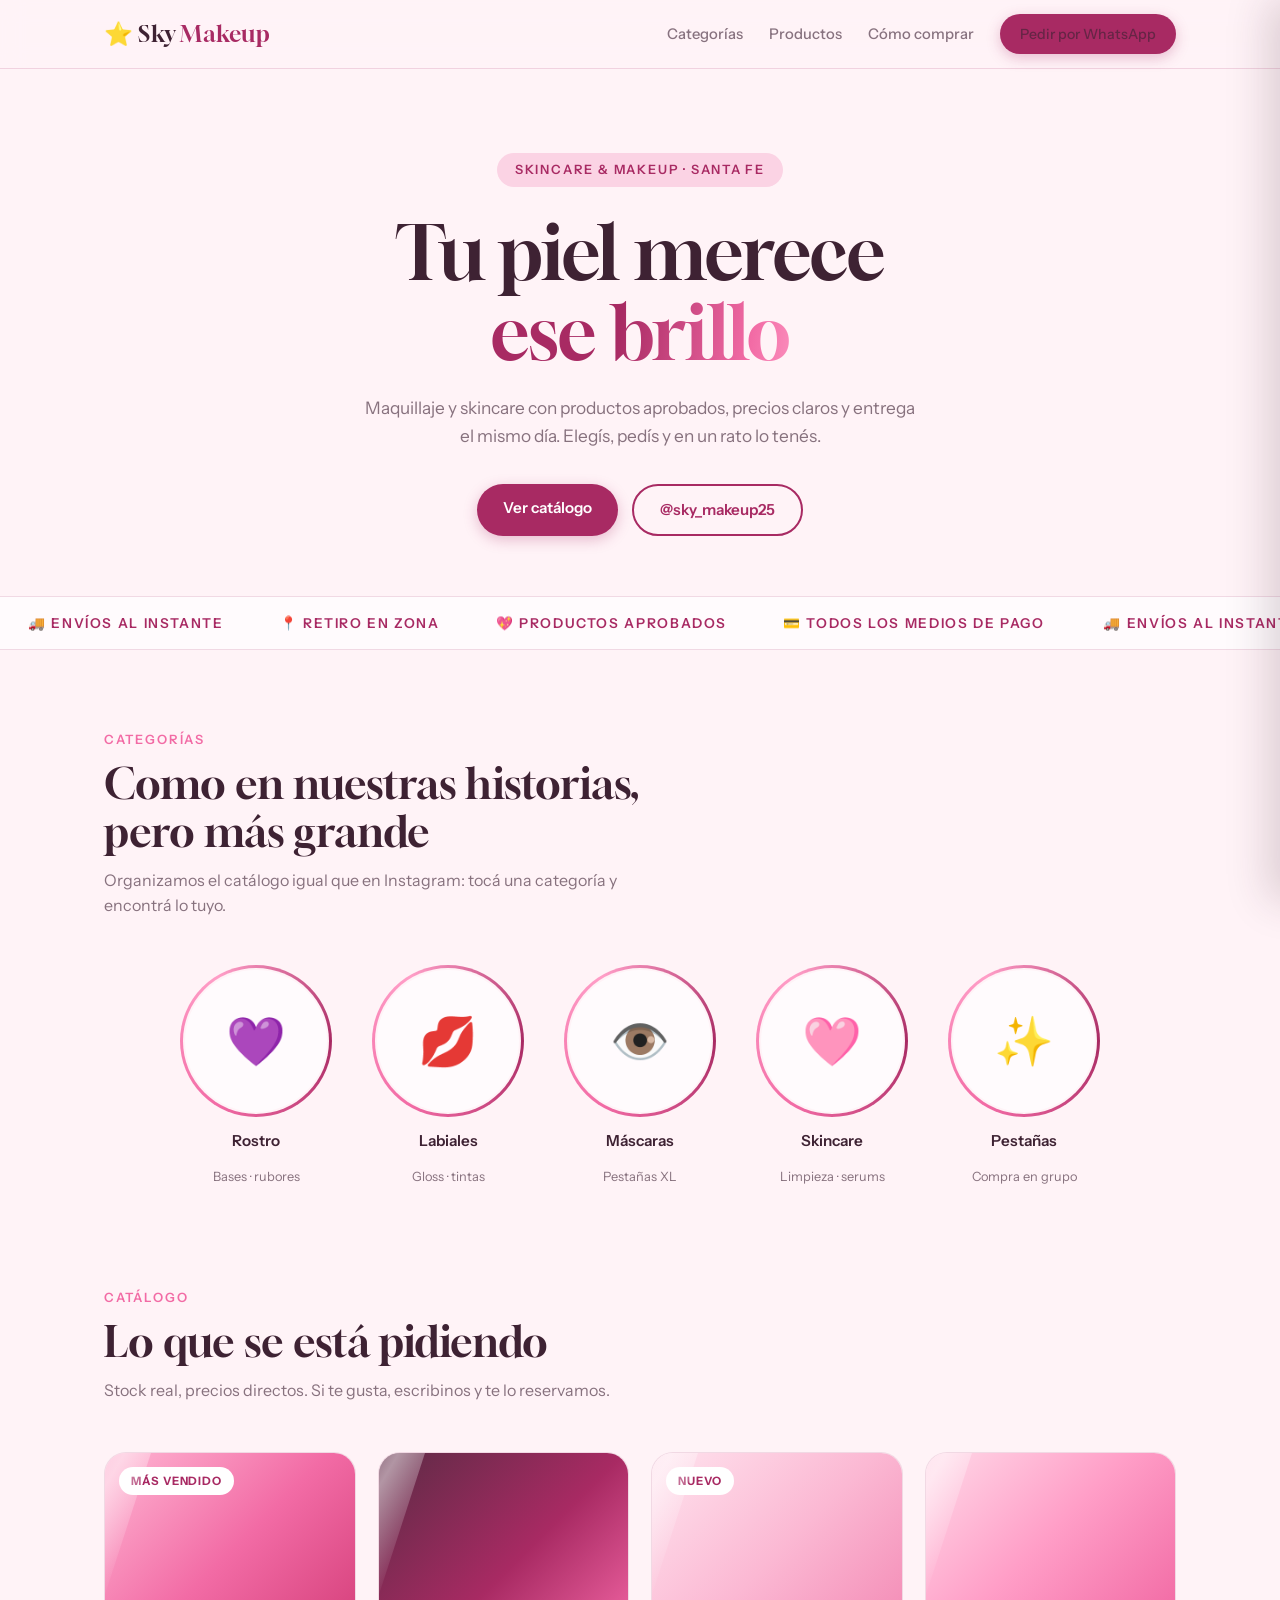
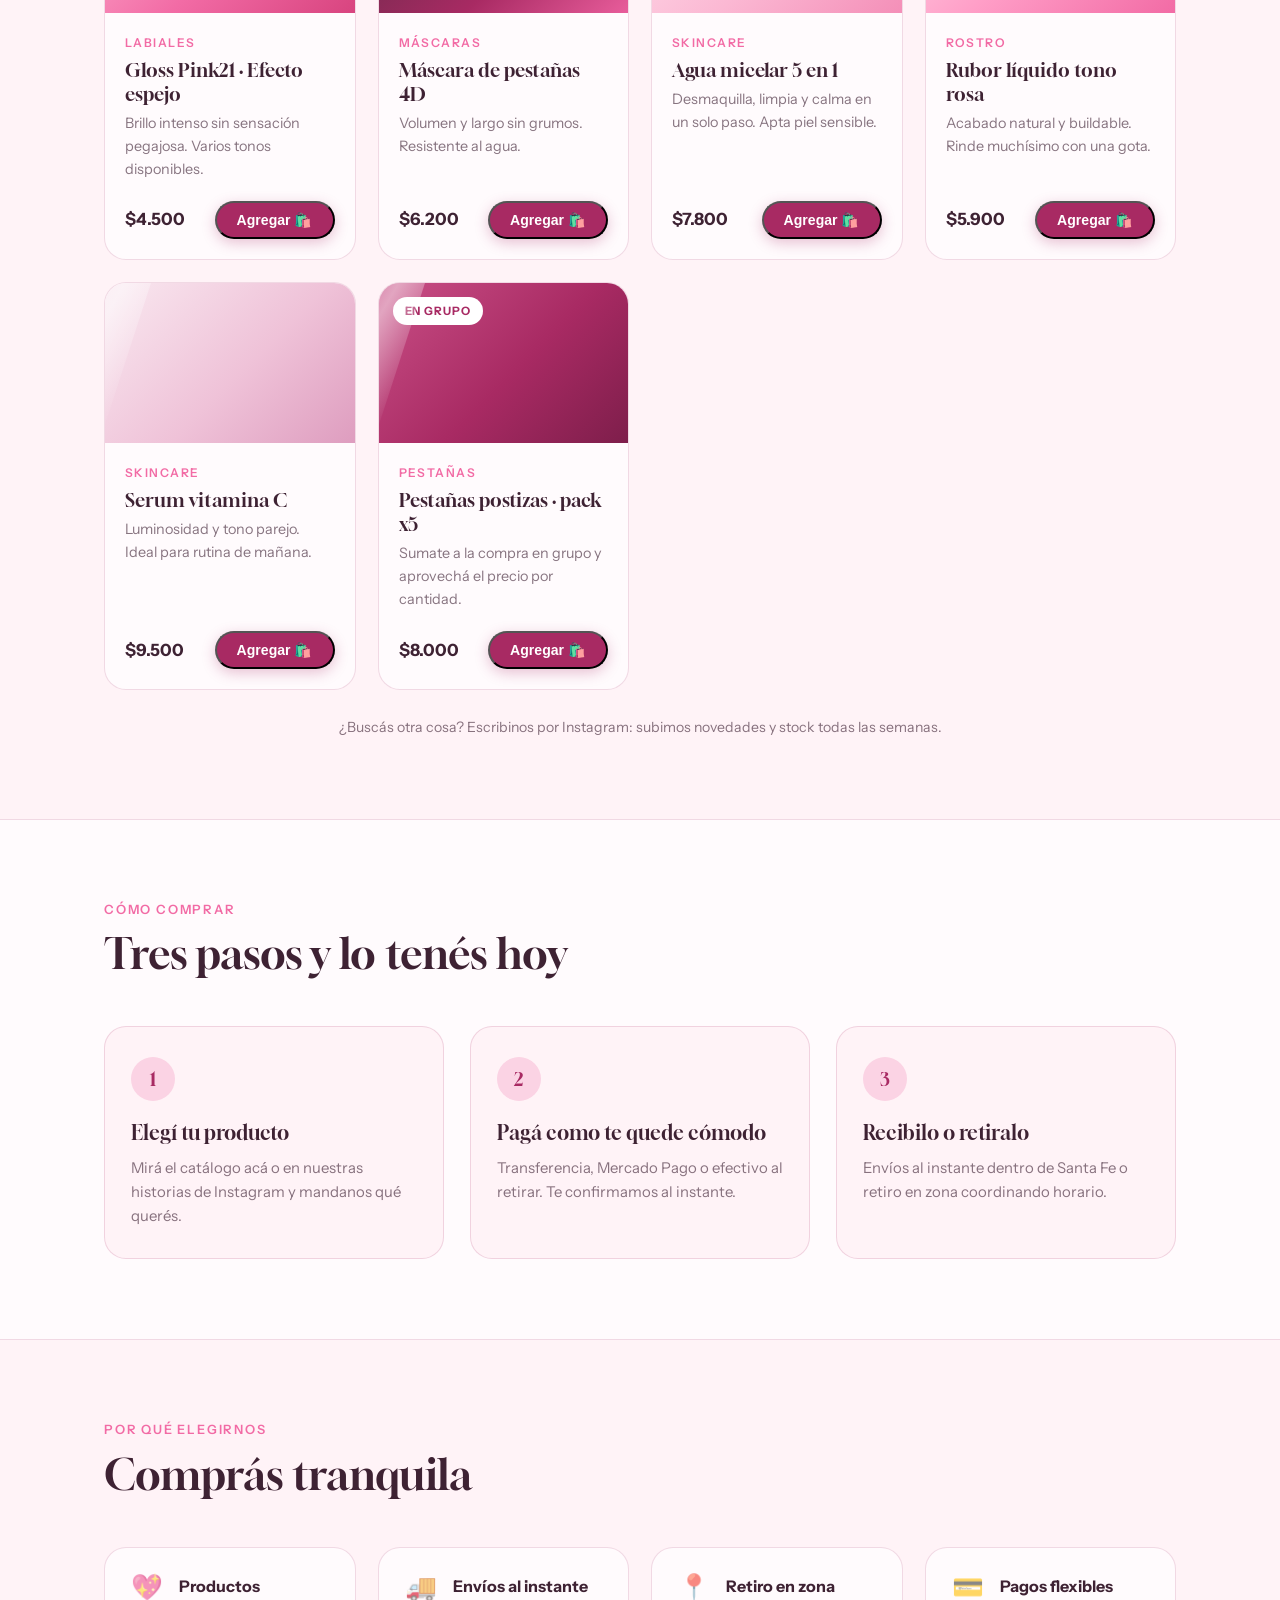
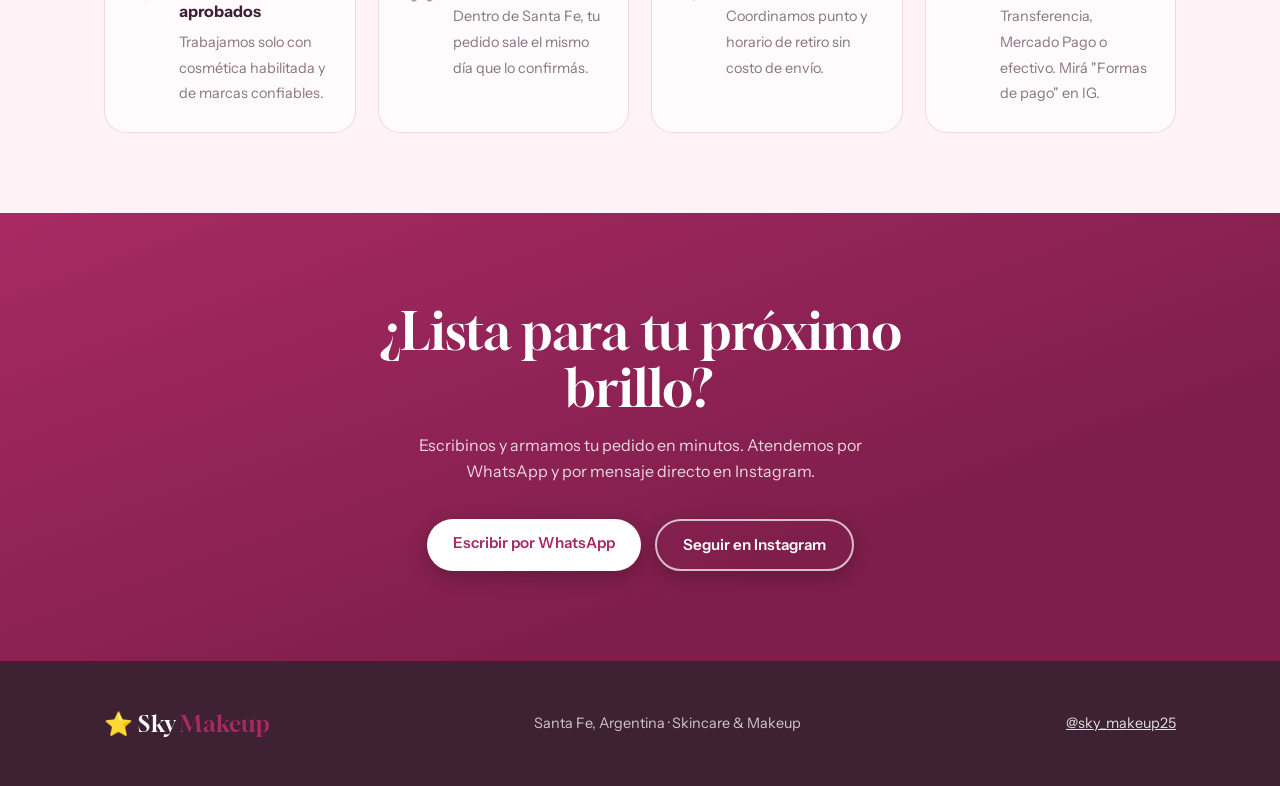
<file: sky-makeup.html>
<!DOCTYPE html>
<html lang="es">
<head>
<meta charset="UTF-8">
<meta name="viewport" content="width=device-width, initial-scale=1.0">
<title>Sky Makeup — Skincare & Makeup en Santa Fe</title>
<meta name="description" content="Sky Makeup: skincare y maquillaje en Santa Fe. Productos aprobados, envíos al instante y retiro en zona. Pedí por WhatsApp o Instagram.">
<link rel="preconnect" href="https://fonts.googleapis.com">
<link rel="preconnect" href="https://fonts.gstatic.com" crossorigin>
<link href="https://fonts.googleapis.com/css2?family=Gloock&family=Instrument+Sans:ital,wght@0,400;0,500;0,600;0,700;1,400&display=swap" rel="stylesheet">
<style>
  :root{
    --petalo:#FFF3F7;
    --crema:#FFFBFD;
    --chicle:#F26BA5;
    --chicle-suave:#FBD3E4;
    --frambuesa:#A82A63;
    --ciruela:#3E2233;
    --ciruela-60:rgba(62,34,51,.62);
    --borde:rgba(168,42,99,.16);
    --radius:22px;
    --font-display:'Gloock',serif;
    --font-body:'Instrument Sans',system-ui,sans-serif;
  }
  *{margin:0;padding:0;box-sizing:border-box}
  html{scroll-behavior:smooth}
  body{
    font-family:var(--font-body);
    background:var(--petalo);
    color:var(--ciruela);
    line-height:1.6;
    -webkit-font-smoothing:antialiased;
  }
  a{color:inherit}
  img{max-width:100%;display:block}
  .wrap{max-width:1120px;margin:0 auto;padding:0 24px}
  :focus-visible{outline:3px solid var(--frambuesa);outline-offset:3px;border-radius:6px}

  /* ---------- Header ---------- */
  header{
    position:sticky;top:0;z-index:50;
    background:rgba(255,243,247,.88);
    backdrop-filter:blur(12px);
    border-bottom:1px solid var(--borde);
  }
  .nav{display:flex;align-items:center;justify-content:space-between;height:68px}
  .logo{font-family:var(--font-display);font-size:1.45rem;text-decoration:none;letter-spacing:.01em}
  .logo em{font-style:normal;color:var(--frambuesa)}
  .nav-links{display:flex;gap:26px;list-style:none;align-items:center}
  .nav-links a{text-decoration:none;font-size:.92rem;font-weight:500;color:var(--ciruela-60);transition:color .15s}
  .nav-links a:hover{color:var(--frambuesa)}
  .btn{
    display:inline-block;text-decoration:none;font-weight:600;font-size:.95rem;
    background:var(--frambuesa);color:#fff;padding:12px 26px;border-radius:999px;
    transition:transform .15s,box-shadow .15s;
    box-shadow:0 4px 14px rgba(168,42,99,.28);
  }
  .btn:hover{transform:translateY(-2px);box-shadow:0 8px 20px rgba(168,42,99,.34)}
  .btn.small{padding:9px 20px;font-size:.88rem}
  .btn.ghost{background:transparent;color:var(--frambuesa);border:2px solid var(--frambuesa);box-shadow:none}
  .btn.ghost:hover{background:var(--frambuesa);color:#fff}
  @media(max-width:720px){.nav-links li:not(:last-child){display:none}}

  /* ---------- Hero ---------- */
  .hero{padding:84px 0 60px;text-align:center;position:relative;overflow:hidden}
  .hero .eyebrow{
    display:inline-block;font-size:.8rem;font-weight:600;letter-spacing:.14em;text-transform:uppercase;
    color:var(--frambuesa);background:var(--chicle-suave);padding:7px 18px;border-radius:999px;margin-bottom:26px;
  }
  .hero h1{
    font-family:var(--font-display);font-weight:400;
    font-size:clamp(2.6rem,6.4vw,4.6rem);line-height:1.08;letter-spacing:-.01em;
    max-width:16ch;margin:0 auto 22px;
  }
  .hero h1 .shine{
    position:relative;display:inline-block;color:var(--frambuesa);
    background:linear-gradient(100deg,var(--frambuesa) 20%,var(--chicle) 40%,#FF9EC7 50%,var(--chicle) 60%,var(--frambuesa) 80%);
    background-size:220% 100%;
    -webkit-background-clip:text;background-clip:text;-webkit-text-fill-color:transparent;
    animation:shine 5.5s ease-in-out infinite;
  }
  @keyframes shine{0%,100%{background-position:110% 0}50%{background-position:-10% 0}}
  .hero p{max-width:46ch;margin:0 auto 34px;color:var(--ciruela-60);font-size:1.08rem}
  .hero-ctas{display:flex;gap:14px;justify-content:center;flex-wrap:wrap}

  /* ---------- Marquee ---------- */
  .marquee{
    border-top:1px solid var(--borde);border-bottom:1px solid var(--borde);
    background:var(--crema);overflow:hidden;padding:13px 0;white-space:nowrap;
  }
  .marquee-inner{display:inline-block;animation:scroll 26s linear infinite}
  .marquee span{
    font-size:.85rem;font-weight:600;letter-spacing:.12em;text-transform:uppercase;
    color:var(--frambuesa);padding:0 28px;
  }
  @keyframes scroll{from{transform:translateX(0)}to{transform:translateX(-50%)}}

  /* ---------- Highlights (firma) ---------- */
  .section{padding:80px 0}
  .section-head{max-width:560px;margin-bottom:48px}
  .section-head .tag{font-size:.8rem;font-weight:600;letter-spacing:.14em;text-transform:uppercase;color:var(--chicle);display:block;margin-bottom:10px}
  .section-head h2{font-family:var(--font-display);font-weight:400;font-size:clamp(1.8rem,3.6vw,2.6rem);line-height:1.15}
  .section-head p{margin-top:12px;color:var(--ciruela-60)}

  .highlights{
    display:flex;gap:clamp(18px,3.5vw,44px);justify-content:center;flex-wrap:wrap;
  }
  .hl{display:flex;flex-direction:column;align-items:center;gap:14px;text-decoration:none;transition:transform .18s}
  .hl:hover{transform:translateY(-6px)}
  .hl-circle{
    width:clamp(96px,13vw,148px);height:clamp(96px,13vw,148px);border-radius:50%;
    display:grid;place-items:center;font-size:clamp(2rem,4vw,3rem);
    background:var(--crema);
    border:3px solid transparent;
    background-clip:padding-box;
    position:relative;
  }
  .hl-circle::before{
    content:"";position:absolute;inset:-5px;border-radius:50%;z-index:-1;
    background:conic-gradient(from 210deg,var(--chicle),#FF9EC7,var(--frambuesa),var(--chicle));
  }
  .hl-circle::after{
    content:"";position:absolute;inset:-2px;border-radius:50%;z-index:-1;background:var(--petalo);
  }
  .hl b{font-size:.95rem;font-weight:600}
  .hl small{font-size:.8rem;color:var(--ciruela-60)}

  /* ---------- Productos ---------- */
  .grid{display:grid;grid-template-columns:repeat(auto-fill,minmax(240px,1fr));gap:22px}
  .card{
    background:var(--crema);border:1px solid var(--borde);border-radius:var(--radius);
    overflow:hidden;display:flex;flex-direction:column;transition:transform .18s,box-shadow .18s;
  }
  .card:hover{transform:translateY(-5px);box-shadow:0 16px 34px rgba(168,42,99,.14)}
  .swatch{height:160px;position:relative;overflow:hidden}
  .swatch::after{
    content:"";position:absolute;left:-30%;top:0;width:38%;height:100%;
    background:linear-gradient(105deg,transparent,rgba(255,255,255,.5),transparent);
    transform:skewX(-18deg);
  }
  .card:hover .swatch::after{animation:sweep .9s ease}
  @keyframes sweep{to{left:120%}}
  .sw-1{background:linear-gradient(135deg,#FFB6D3,#F26BA5 55%,#D8447F)}
  .sw-2{background:linear-gradient(135deg,#5C2B45,#A82A63 60%,#E85D9B)}
  .sw-3{background:linear-gradient(135deg,#FFE3EE,#FBB8D3 55%,#F48FB8)}
  .sw-4{background:linear-gradient(135deg,#FFD9E8,#FF9EC7 50%,#F26BA5)}
  .sw-5{background:linear-gradient(135deg,#F9E8F0,#EFC2D8 55%,#DE9DBF)}
  .sw-6{background:linear-gradient(135deg,#C94F86,#A82A63 55%,#7E1E4B)}
  .swatch .badge{
    position:absolute;top:14px;left:14px;background:#fff;color:var(--frambuesa);
    font-size:.72rem;font-weight:700;letter-spacing:.08em;text-transform:uppercase;
    padding:5px 12px;border-radius:999px;
  }
  .card-body{padding:20px;display:flex;flex-direction:column;gap:6px;flex:1}
  .card-body .cat{font-size:.75rem;font-weight:600;letter-spacing:.12em;text-transform:uppercase;color:var(--chicle)}
  .card-body h3{font-family:var(--font-display);font-weight:400;font-size:1.2rem;line-height:1.25}
  .card-body p{font-size:.9rem;color:var(--ciruela-60);flex:1}
  .card-foot{display:flex;align-items:center;justify-content:space-between;margin-top:14px}
  .price{font-weight:700;font-size:1.06rem}
  .note-productos{margin-top:26px;font-size:.88rem;color:var(--ciruela-60);text-align:center}

  /* ---------- Cómo comprar ---------- */
  .steps-bg{background:var(--crema);border-top:1px solid var(--borde);border-bottom:1px solid var(--borde)}
  .steps{display:grid;grid-template-columns:repeat(auto-fit,minmax(240px,1fr));gap:26px}
  .step{
    background:var(--petalo);border:1px solid var(--borde);border-radius:var(--radius);
    padding:30px 26px;
  }
  .step .n{
    width:44px;height:44px;border-radius:50%;display:grid;place-items:center;
    background:var(--chicle-suave);color:var(--frambuesa);
    font-family:var(--font-display);font-size:1.2rem;margin-bottom:16px;
  }
  .step h3{font-family:var(--font-display);font-weight:400;font-size:1.25rem;margin-bottom:8px}
  .step p{font-size:.93rem;color:var(--ciruela-60)}

  /* ---------- Confianza / pagos ---------- */
  .trust{display:grid;grid-template-columns:repeat(auto-fit,minmax(230px,1fr));gap:22px}
  .trust-item{
    background:var(--crema);border:1px solid var(--borde);border-radius:var(--radius);
    padding:26px;display:flex;gap:16px;align-items:flex-start;
  }
  .trust-item .ico{font-size:1.6rem;line-height:1}
  .trust-item b{display:block;margin-bottom:4px}
  .trust-item span{font-size:.9rem;color:var(--ciruela-60)}

  /* ---------- CTA final ---------- */
  .final{
    text-align:center;padding:90px 24px;
    background:linear-gradient(160deg,var(--frambuesa),#7E1E4B 70%);
    color:#fff;
  }
  .final h2{font-family:var(--font-display);font-weight:400;font-size:clamp(2rem,4.4vw,3.2rem);max-width:18ch;margin:0 auto 16px;line-height:1.12}
  .final p{color:rgba(255,255,255,.82);max-width:44ch;margin:0 auto 34px}
  .final .btn{background:#fff;color:var(--frambuesa);box-shadow:0 6px 20px rgba(0,0,0,.22)}
  .final .btn.ghost{background:transparent;color:#fff;border-color:rgba(255,255,255,.7)}
  .final .btn.ghost:hover{background:#fff;color:var(--frambuesa)}

  /* ---------- Footer ---------- */
  footer{padding:44px 0;background:var(--ciruela);color:rgba(255,255,255,.75)}
  .foot{display:flex;justify-content:space-between;align-items:center;gap:20px;flex-wrap:wrap;font-size:.9rem}
  .foot .logo{color:#fff}
  .foot a{color:rgba(255,255,255,.85)}

  /* ---------- Carrito ---------- */
  .cart-fab{
    position:fixed;right:22px;bottom:22px;z-index:80;
    width:62px;height:62px;border-radius:50%;border:none;cursor:pointer;
    background:var(--frambuesa);color:#fff;font-size:1.5rem;
    box-shadow:0 8px 24px rgba(168,42,99,.4);
    display:grid;place-items:center;transition:transform .15s;
  }
  .cart-fab:hover{transform:scale(1.06)}
  .cart-fab .count{
    position:absolute;top:-4px;right:-4px;min-width:24px;height:24px;padding:0 6px;
    border-radius:999px;background:var(--chicle);color:#fff;
    font-family:var(--font-body);font-size:.8rem;font-weight:700;
    display:grid;place-items:center;border:2px solid var(--petalo);
  }
  .cart-fab.hidden{display:none}
  .cart-fab.pop{animation:pop .3s ease}
  @keyframes pop{50%{transform:scale(1.18)}}

  .cart-overlay{
    position:fixed;inset:0;background:rgba(62,34,51,.45);z-index:90;
    opacity:0;pointer-events:none;transition:opacity .2s;
  }
  .cart-overlay.open{opacity:1;pointer-events:auto}
  .cart-drawer{
    position:fixed;top:0;right:0;bottom:0;z-index:95;
    width:min(420px,100%);background:var(--crema);
    display:flex;flex-direction:column;
    transform:translateX(100%);transition:transform .25s ease;
    box-shadow:-12px 0 40px rgba(62,34,51,.18);
  }
  .cart-drawer.open{transform:translateX(0)}
  .cart-head{
    display:flex;align-items:center;justify-content:space-between;
    padding:22px 24px;border-bottom:1px solid var(--borde);
  }
  .cart-head h3{font-family:var(--font-display);font-weight:400;font-size:1.4rem}
  .cart-close{background:none;border:none;font-size:1.5rem;cursor:pointer;color:var(--ciruela-60);line-height:1;padding:6px}
  .cart-items{flex:1;overflow-y:auto;padding:18px 24px;display:flex;flex-direction:column;gap:16px}
  .cart-empty{text-align:center;color:var(--ciruela-60);padding:50px 20px;font-size:.95rem}
  .ci{
    display:flex;justify-content:space-between;align-items:center;gap:12px;
    background:var(--petalo);border:1px solid var(--borde);border-radius:16px;padding:14px 16px;
  }
  .ci b{font-size:.95rem;display:block}
  .ci .ci-price{font-size:.85rem;color:var(--ciruela-60)}
  .qty{display:flex;align-items:center;gap:10px}
  .qty button{
    width:30px;height:30px;border-radius:50%;border:1.5px solid var(--frambuesa);
    background:transparent;color:var(--frambuesa);font-size:1rem;font-weight:700;
    cursor:pointer;line-height:1;transition:background .12s,color .12s;
  }
  .qty button:hover{background:var(--frambuesa);color:#fff}
  .qty span{min-width:20px;text-align:center;font-weight:600}
  .cart-foot{padding:20px 24px 26px;border-top:1px solid var(--borde)}
  .cart-total{display:flex;justify-content:space-between;font-size:1.1rem;margin-bottom:16px}
  .cart-total b{font-size:1.25rem}
  .cart-foot .btn{width:100%;text-align:center}
  .cart-note{font-size:.8rem;color:var(--ciruela-60);text-align:center;margin-top:12px}

  @media (prefers-reduced-motion:reduce){
    *{animation:none!important;transition:none!important}
    html{scroll-behavior:auto}
  }
</style>
</head>
<body>

<header>
  <div class="wrap nav">
    <a class="logo" href="#">⭐ Sky <em>Makeup</em></a>
    <ul class="nav-links">
      <li><a href="#categorias">Categorías</a></li>
      <li><a href="#productos">Productos</a></li>
      <li><a href="#como-comprar">Cómo comprar</a></li>
      <li><a class="btn small" href="https://wa.me/5493425931018" target="_blank" rel="noopener">Pedir por WhatsApp</a></li>
    </ul>
  </div>
</header>

<main>
  <section class="hero">
    <div class="wrap">
      <span class="eyebrow">Skincare &amp; Makeup · Santa Fe</span>
      <h1>Tu piel merece <span class="shine">ese brillo</span></h1>
      <p>Maquillaje y skincare con productos aprobados, precios claros y entrega el mismo día. Elegís, pedís y en un rato lo tenés.</p>
      <div class="hero-ctas">
        <a class="btn" href="#productos">Ver catálogo</a>
        <a class="btn ghost" href="https://www.instagram.com/sky_makeup25/" target="_blank" rel="noopener">@sky_makeup25</a>
      </div>
    </div>
  </section>

  <div class="marquee" aria-hidden="true">
    <div class="marquee-inner">
      <span>🚚 Envíos al instante</span><span>📍 Retiro en zona</span><span>💖 Productos aprobados</span><span>💳 Todos los medios de pago</span>
      <span>🚚 Envíos al instante</span><span>📍 Retiro en zona</span><span>💖 Productos aprobados</span><span>💳 Todos los medios de pago</span>
    </div>
  </div>

  <section class="section" id="categorias">
    <div class="wrap">
      <div class="section-head">
        <span class="tag">Categorías</span>
        <h2>Como en nuestras historias, pero más grande</h2>
        <p>Organizamos el catálogo igual que en Instagram: tocá una categoría y encontrá lo tuyo.</p>
      </div>
      <div class="highlights">
        <a class="hl" href="#productos"><span class="hl-circle">💜</span><b>Rostro</b><small>Bases · rubores</small></a>
        <a class="hl" href="#productos"><span class="hl-circle">💋</span><b>Labiales</b><small>Gloss · tintas</small></a>
        <a class="hl" href="#productos"><span class="hl-circle">👁️</span><b>Máscaras</b><small>Pestañas XL</small></a>
        <a class="hl" href="#productos"><span class="hl-circle">🩷</span><b>Skincare</b><small>Limpieza · serums</small></a>
        <a class="hl" href="#productos"><span class="hl-circle">✨</span><b>Pestañas</b><small>Compra en grupo</small></a>
      </div>
    </div>
  </section>

  <section class="section" id="productos" style="padding-top:20px">
    <div class="wrap">
      <div class="section-head">
        <span class="tag">Catálogo</span>
        <h2>Lo que se está pidiendo</h2>
        <p>Stock real, precios directos. Si te gusta, escribinos y te lo reservamos.</p>
      </div>
      <div class="grid">
        <article class="card">
          <div class="swatch sw-1"><span class="badge">Más vendido</span></div>
          <div class="card-body">
            <span class="cat">Labiales</span>
            <h3>Gloss Pink21 · Efecto espejo</h3>
            <p>Brillo intenso sin sensación pegajosa. Varios tonos disponibles.</p>
            <div class="card-foot"><span class="price">$4.500</span><button class="btn small add-cart" data-name="Gloss Pink21 · Efecto espejo" data-price="4500">Agregar 🛍️</button></div>
          </div>
        </article>
        <article class="card">
          <div class="swatch sw-2"></div>
          <div class="card-body">
            <span class="cat">Máscaras</span>
            <h3>Máscara de pestañas 4D</h3>
            <p>Volumen y largo sin grumos. Resistente al agua.</p>
            <div class="card-foot"><span class="price">$6.200</span><button class="btn small add-cart" data-name="Máscara de pestañas 4D" data-price="6200">Agregar 🛍️</button></div>
          </div>
        </article>
        <article class="card">
          <div class="swatch sw-3"><span class="badge">Nuevo</span></div>
          <div class="card-body">
            <span class="cat">Skincare</span>
            <h3>Agua micelar 5 en 1</h3>
            <p>Desmaquilla, limpia y calma en un solo paso. Apta piel sensible.</p>
            <div class="card-foot"><span class="price">$7.800</span><button class="btn small add-cart" data-name="Agua micelar 5 en 1" data-price="7800">Agregar 🛍️</button></div>
          </div>
        </article>
        <article class="card">
          <div class="swatch sw-4"></div>
          <div class="card-body">
            <span class="cat">Rostro</span>
            <h3>Rubor líquido tono rosa</h3>
            <p>Acabado natural y buildable. Rinde muchísimo con una gota.</p>
            <div class="card-foot"><span class="price">$5.900</span><button class="btn small add-cart" data-name="Rubor líquido tono rosa" data-price="5900">Agregar 🛍️</button></div>
          </div>
        </article>
        <article class="card">
          <div class="swatch sw-5"></div>
          <div class="card-body">
            <span class="cat">Skincare</span>
            <h3>Serum vitamina C</h3>
            <p>Luminosidad y tono parejo. Ideal para rutina de mañana.</p>
            <div class="card-foot"><span class="price">$9.500</span><button class="btn small add-cart" data-name="Serum vitamina C" data-price="9500">Agregar 🛍️</button></div>
          </div>
        </article>
        <article class="card">
          <div class="swatch sw-6"><span class="badge">En grupo</span></div>
          <div class="card-body">
            <span class="cat">Pestañas</span>
            <h3>Pestañas postizas · pack x5</h3>
            <p>Sumate a la compra en grupo y aprovechá el precio por cantidad.</p>
            <div class="card-foot"><span class="price">$8.000</span><button class="btn small add-cart" data-name="Pestañas postizas · pack x5" data-price="8000">Agregar 🛍️</button></div>
          </div>
        </article>
      </div>
      <p class="note-productos">¿Buscás otra cosa? Escribinos por Instagram: subimos novedades y stock todas las semanas.</p>
    </div>
  </section>

  <section class="section steps-bg" id="como-comprar">
    <div class="wrap">
      <div class="section-head">
        <span class="tag">Cómo comprar</span>
        <h2>Tres pasos y lo tenés hoy</h2>
      </div>
      <div class="steps">
        <div class="step">
          <span class="n">1</span>
          <h3>Elegí tu producto</h3>
          <p>Mirá el catálogo acá o en nuestras historias de Instagram y mandanos qué querés.</p>
        </div>
        <div class="step">
          <span class="n">2</span>
          <h3>Pagá como te quede cómodo</h3>
          <p>Transferencia, Mercado Pago o efectivo al retirar. Te confirmamos al instante.</p>
        </div>
        <div class="step">
          <span class="n">3</span>
          <h3>Recibilo o retiralo</h3>
          <p>Envíos al instante dentro de Santa Fe o retiro en zona coordinando horario.</p>
        </div>
      </div>
    </div>
  </section>

  <section class="section">
    <div class="wrap">
      <div class="section-head">
        <span class="tag">Por qué elegirnos</span>
        <h2>Comprás tranquila</h2>
      </div>
      <div class="trust">
        <div class="trust-item"><span class="ico">💖</span><div><b>Productos aprobados</b><span>Trabajamos solo con cosmética habilitada y de marcas confiables.</span></div></div>
        <div class="trust-item"><span class="ico">🚚</span><div><b>Envíos al instante</b><span>Dentro de Santa Fe, tu pedido sale el mismo día que lo confirmás.</span></div></div>
        <div class="trust-item"><span class="ico">📍</span><div><b>Retiro en zona</b><span>Coordinamos punto y horario de retiro sin costo de envío.</span></div></div>
        <div class="trust-item"><span class="ico">💳</span><div><b>Pagos flexibles</b><span>Transferencia, Mercado Pago o efectivo. Mirá "Formas de pago" en IG.</span></div></div>
      </div>
    </div>
  </section>

  <section class="final">
    <h2>¿Lista para tu próximo brillo?</h2>
    <p>Escribinos y armamos tu pedido en minutos. Atendemos por WhatsApp y por mensaje directo en Instagram.</p>
    <div class="hero-ctas">
      <a class="btn" href="https://wa.me/5493425931018" target="_blank" rel="noopener">Escribir por WhatsApp</a>
      <a class="btn ghost" href="https://www.instagram.com/sky_makeup25/" target="_blank" rel="noopener">Seguir en Instagram</a>
    </div>
  </section>
</main>

<footer>
  <div class="wrap foot">
    <a class="logo" href="#">⭐ Sky <em>Makeup</em></a>
    <span>Santa Fe, Argentina · Skincare &amp; Makeup</span>
    <a href="https://www.instagram.com/sky_makeup25/" target="_blank" rel="noopener">@sky_makeup25</a>
  </div>
</footer>

<button class="cart-fab hidden" id="cartFab" aria-label="Abrir carrito">🛍️<span class="count" id="cartCount">0</span></button>

<div class="cart-overlay" id="cartOverlay"></div>
<aside class="cart-drawer" id="cartDrawer" aria-label="Carrito de compras">
  <div class="cart-head">
    <h3>Tu pedido</h3>
    <button class="cart-close" id="cartClose" aria-label="Cerrar carrito">✕</button>
  </div>
  <div class="cart-items" id="cartItems">
    <p class="cart-empty">Tu carrito está vacío. Agregá productos del catálogo ✨</p>
  </div>
  <div class="cart-foot">
    <div class="cart-total"><span>Total</span><b id="cartTotal">$0</b></div>
    <a class="btn" id="cartSend" href="#" target="_blank" rel="noopener">Enviar pedido por WhatsApp</a>
    <p class="cart-note">Te respondemos al instante para coordinar pago y entrega 💖</p>
  </div>
</aside>

<script>
(function(){
  const WA_NUMBER = "5493425931018"; // ← reemplazar por el número real
  const cart = new Map(); // name -> {price, qty}

  const fab = document.getElementById("cartFab");
  const count = document.getElementById("cartCount");
  const overlay = document.getElementById("cartOverlay");
  const drawer = document.getElementById("cartDrawer");
  const itemsEl = document.getElementById("cartItems");
  const totalEl = document.getElementById("cartTotal");
  const sendEl = document.getElementById("cartSend");

  const fmt = n => "$" + n.toLocaleString("es-AR");

  function render(){
    let totalQty = 0, totalPrice = 0;
    itemsEl.innerHTML = "";
    if(cart.size === 0){
      itemsEl.innerHTML = '<p class="cart-empty">Tu carrito está vacío. Agregá productos del catálogo ✨</p>';
    }
    cart.forEach((item, name) => {
      totalQty += item.qty;
      totalPrice += item.qty * item.price;
      const row = document.createElement("div");
      row.className = "ci";
      row.innerHTML = '<div><b></b><span class="ci-price"></span></div>' +
        '<div class="qty"><button aria-label="Quitar uno">−</button><span></span><button aria-label="Agregar uno">+</button></div>';
      row.querySelector("b").textContent = name;
      row.querySelector(".ci-price").textContent = fmt(item.price) + " c/u";
      row.querySelector(".qty span").textContent = item.qty;
      const [minus, plus] = row.querySelectorAll(".qty button");
      minus.addEventListener("click", () => { item.qty--; if(item.qty <= 0) cart.delete(name); render(); });
      plus.addEventListener("click", () => { item.qty++; render(); });
      itemsEl.appendChild(row);
    });
    count.textContent = totalQty;
    totalEl.textContent = fmt(totalPrice);
    fab.classList.toggle("hidden", totalQty === 0);
    if(totalQty === 0) closeDrawer();

    let msg = "Hola! Quiero hacer este pedido:%0A";
    cart.forEach((item, name) => {
      msg += "%0A• " + encodeURIComponent(name) + " x" + item.qty + " — " + encodeURIComponent(fmt(item.qty * item.price));
    });
    msg += "%0A%0ATotal: " + encodeURIComponent(fmt(totalPrice));
    sendEl.href = "https://wa.me/" + WA_NUMBER + "?text=" + msg;
  }

  document.querySelectorAll(".add-cart").forEach(btn => {
    btn.addEventListener("click", () => {
      const name = btn.dataset.name;
      const price = parseInt(btn.dataset.price, 10);
      if(cart.has(name)) cart.get(name).qty++;
      else cart.set(name, {price, qty: 1});
      render();
      fab.classList.remove("pop"); void fab.offsetWidth; fab.classList.add("pop");
      const orig = btn.textContent;
      btn.textContent = "Agregado ✓";
      setTimeout(() => { btn.textContent = orig; }, 900);
    });
  });

  function openDrawer(){ drawer.classList.add("open"); overlay.classList.add("open"); }
  function closeDrawer(){ drawer.classList.remove("open"); overlay.classList.remove("open"); }
  fab.addEventListener("click", openDrawer);
  overlay.addEventListener("click", closeDrawer);
  document.getElementById("cartClose").addEventListener("click", closeDrawer);
  document.addEventListener("keydown", e => { if(e.key === "Escape") closeDrawer(); });
})();
</script>

</body>
</html>
</file>
